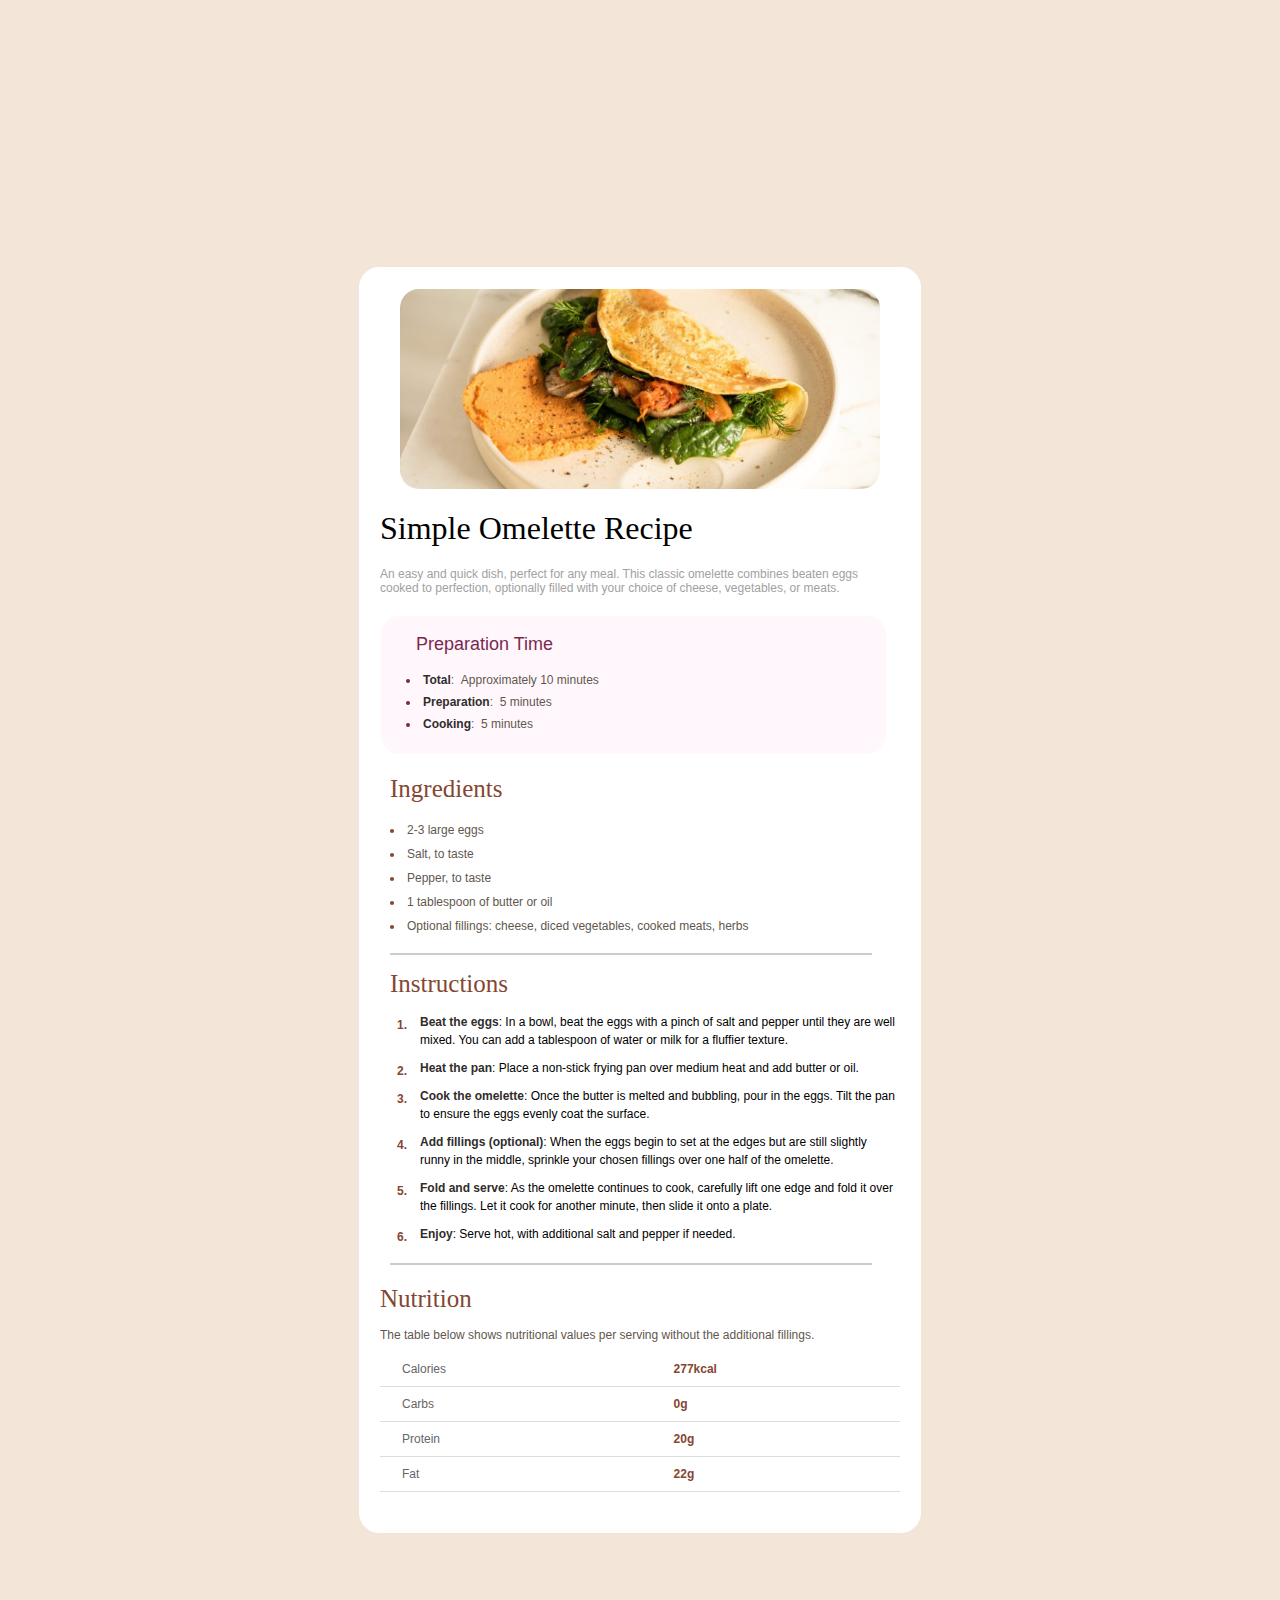
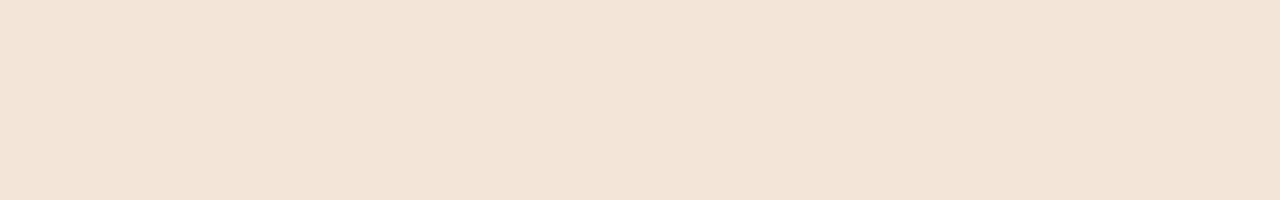
<file: index.html>
<!DOCTYPE html>
<html lang="en">
<head>
    <meta charset="UTF-8">
    <meta name="viewport" content="width=device-width, initial-scale=1.0">
    <title>recipt</title>
    <link rel="stylesheet" href="recipt.css">
</head>
<body>
<div class="container">
    <div class="header"><img src="./images/image-omelette.jpeg" alt=""></div>
    <h1>Simple Omelette Recipe</h1>
    <p>An easy and quick dish, perfect for any meal. This classic omelette combines beaten eggs <br>cooked to perfection, optionally filled with your choice of cheese, vegetables, or meats. </p>
    <div class="preparation">
        <br>
        <h2>&nbsp;&nbsp;<b>Preparation Time</b></h2>
        <br>
        <ul>
            <li><span class='bold-text'>Total</span>: &nbsp;Approximately 10 minutes</li>
            <li><span class='bold-text'>Preparation</span>: &nbsp;5 minutes</li>
            <li><span class='bold-text'>Cooking</span>: &nbsp;5 minutes</li>
        </ul>
    </div>
    <div class="ingredients">
        <p>Ingredients</p>
        <ul>
            <li>2-3 large eggs</li>
            <li>Salt, to taste</li>
            <li>Pepper, to taste</li>
            <li>1 tablespoon of butter or oil</li>
            <li>Optional fillings: cheese, diced vegetables, cooked meats, herbs</li>
        </ul>
    <hr style="width: 480px; border: 1px solid #ccc; margin-top: 10px;">
    </div>
    <div class="instructions">
        <h3>Instructions</h3>
    <ol>
        <li><strong>Beat the eggs</strong>: In a bowl, beat the eggs with a pinch of salt and pepper until they are well mixed. You can add a tablespoon of water or milk for a fluffier texture. </li>
        <li><strong>Heat the pan</strong>: Place a non-stick frying pan over medium heat and add butter or oil. </li>
        <li><strong>Cook the omelette</strong>: Once the butter is melted and bubbling, pour in the eggs. Tilt the pan to ensure the eggs evenly coat the surface. </li>
        <li><strong>Add fillings (optional)</strong>: When the eggs begin to set at the edges but are still slightly runny in the middle, sprinkle your chosen fillings over one half of the omelette.</li>
        <li><strong>Fold and serve</strong>: As the omelette continues to cook, carefully lift one edge and fold it over the fillings. Let it cook for another minute, then slide it onto a plate. </li>
        <li><strong>Enjoy</strong>: Serve hot, with additional salt and pepper if needed. </li>
    </ol>
    <hr style="width: 480px; border: 1px solid #ccc; margin-top: 20px;">
    </div>
    <div class="nutriton">
    <p id="nutrion">Nutrition</p>
    <p id="fillings">The table below shows nutritional values per serving without the additional fillings.</p>
    <table class="nutrition-table">
        <tr>
            <td>Calories</td>
            <td class="detail">277kcal</td>
        </tr>
        <tr>
            <td>Carbs</td>
            <td class="detail">0g</td>
        </tr>
        <tr>
            <td>Protein</td>
            <td class="detail">20g</td>
        </tr>
        <tr>
            <td>Fat</td>
            <td class="detail">22g</td>
        </tr>
    </table>
    </div>

</div>
</body>
</html>
</file>
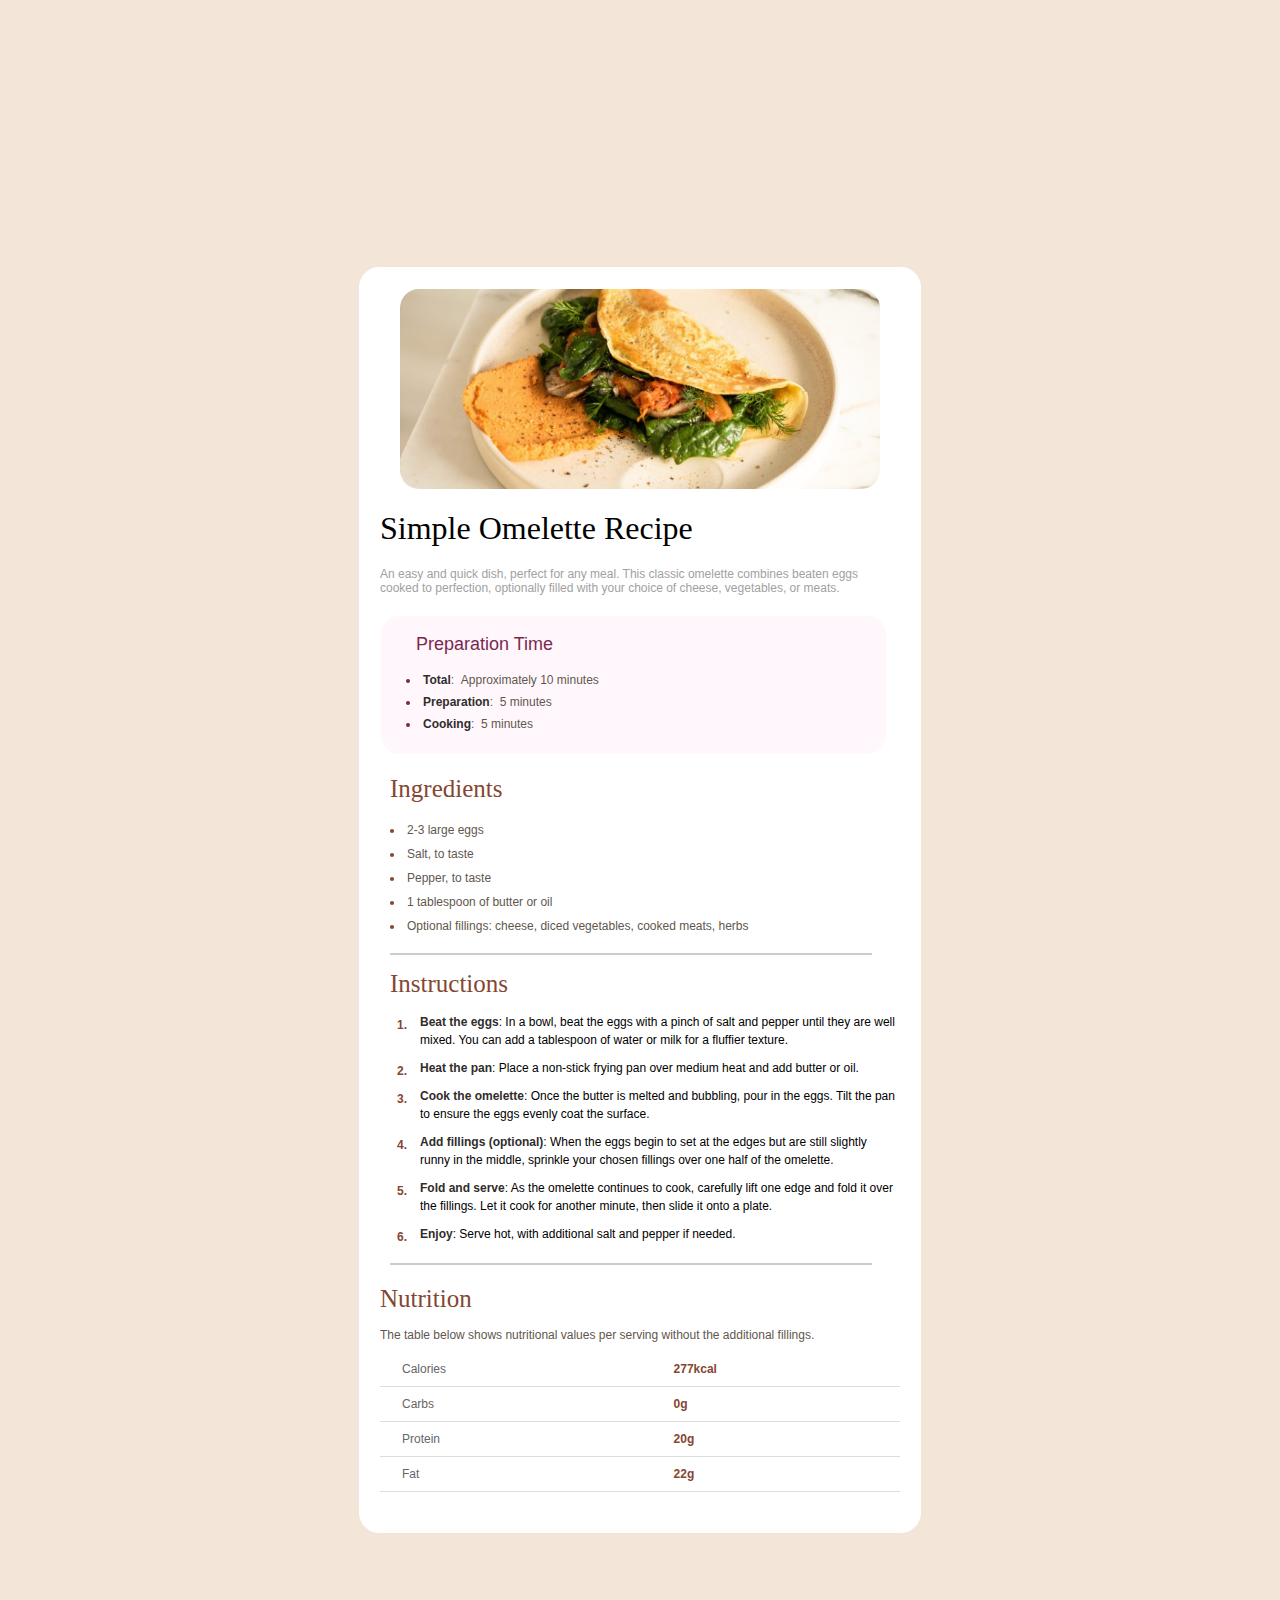
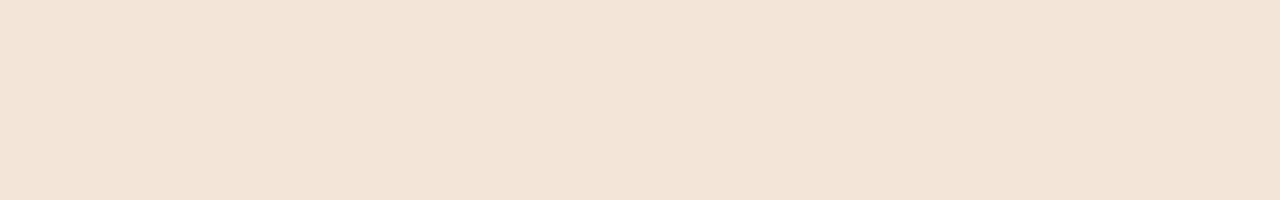
<file: recipt.html>
<!DOCTYPE html>
<html lang="en">
<head>
    <meta charset="UTF-8">
    <meta name="viewport" content="width=device-width, initial-scale=1.0">
    <title>recipt</title>
    <link rel="stylesheet" href="recipt.css">
</head>
<body>
<div class="container">
    <div class="header"><img src="images/image-omelette.jpeg" alt=""></div>
    <h1>Simple Omelette Recipe</h1>
    <p>An easy and quick dish, perfect for any meal. This classic omelette combines beaten eggs <br>cooked to perfection, optionally filled with your choice of cheese, vegetables, or meats. </p>
    <div class="preparation">
        <br>
        <h2>&nbsp;&nbsp;<b>Preparation Time</b></h2>
        <br>
        <ul>
            <li><span class='bold-text'>Total</span>: &nbsp;Approximately 10 minutes</li>
            <li><span class='bold-text'>Preparation</span>: &nbsp;5 minutes</li>
            <li><span class='bold-text'>Cooking</span>: &nbsp;5 minutes</li>
        </ul>
    </div>
    <div class="ingredients">
        <p>Ingredients</p>
        <ul>
            <li>2-3 large eggs</li>
            <li>Salt, to taste</li>
            <li>Pepper, to taste</li>
            <li>1 tablespoon of butter or oil</li>
            <li>Optional fillings: cheese, diced vegetables, cooked meats, herbs</li>
        </ul>
    <hr style="width: 480px; border: 1px solid #ccc; margin-top: 10px;">
    </div>
    <div class="instructions">
        <h3>Instructions</h3>
    <ol>
        <li><strong>Beat the eggs</strong>: In a bowl, beat the eggs with a pinch of salt and pepper until they are well mixed. You can add a tablespoon of water or milk for a fluffier texture. </li>
        <li><strong>Heat the pan</strong>: Place a non-stick frying pan over medium heat and add butter or oil. </li>
        <li><strong>Cook the omelette</strong>: Once the butter is melted and bubbling, pour in the eggs. Tilt the pan to ensure the eggs evenly coat the surface. </li>
        <li><strong>Add fillings (optional)</strong>: When the eggs begin to set at the edges but are still slightly runny in the middle, sprinkle your chosen fillings over one half of the omelette.</li>
        <li><strong>Fold and serve</strong>: As the omelette continues to cook, carefully lift one edge and fold it over the fillings. Let it cook for another minute, then slide it onto a plate. </li>
        <li><strong>Enjoy</strong>: Serve hot, with additional salt and pepper if needed. </li>
    </ol>
    <hr style="width: 480px; border: 1px solid #ccc; margin-top: 20px;">
    </div>
    <div class="nutriton">
    <p id="nutrion">Nutrition</p>
    <p id="fillings">The table below shows nutritional values per serving without the additional fillings.</p>
    <table class="nutrition-table">
        <tr>
            <td>Calories</td>
            <td class="detail">277kcal</td>
        </tr>
        <tr>
            <td>Carbs</td>
            <td class="detail">0g</td>
        </tr>
        <tr>
            <td>Protein</td>
            <td class="detail">20g</td>
        </tr>
        <tr>
            <td>Fat</td>
            <td class="detail">22g</td>
        </tr>
    </table>
    </div>

</div>
</body>
</html>
</file>
<file: recipt.css>
* {
    margin:0;
    padding:0;
}


body {
    background-color: #f3e5d8;
    display: flex;
    flex-direction: column;
    justify-content: center;
    align-items: center;
    height: 200vh;
}

.container {
    width: 100%;
    max-width: 520px;
    height:auto;
    border: 1px solid white;
    border-radius: 20px;
    background-color: white;
    display: flex;
    flex-direction: column;
    justify-content: flex;
    align-items: flex-start;
    padding: 20px;
}

.header {
    width: 100%;
    display: flex;
    justify-content: center;
}

.header img {
    width: 480px;
    height: 200px;
    border: 1px solid white;
    border-radius: 20px;
    object-fit: cover;
    display: block;
}

h1 {
    width: 100%;
    text-align:left;
    font-family: 'young serif', serif;
    font-weight: 400;
    margin-top: 20px;
    margin-bottom: 20px
}

.container p {
    font-family: 'outfit', sans-serif;
    font-size: 12px;
    font-weight: 400;
    color: #a1a1a1;
    width: 100%;
    text-align: left;
    margin-bottom: 20px;
}

.preparation {
    width: 480px;
    height:fit-content;
    background-color: #fff7fc;
    border: 1px solid white;
    border-radius: 20px;
    padding-left: 25px;
    padding-bottom: 15px;
}

h2 {
    font-family: 'outfit', sans-serif;
    font-size: 18px;
    font-weight: 300;
    color: hsl(332, 51%, 32%);
}

.preparation ul {
    list-style: disc;
    list-style-position: inside; 
}

.bold-text {
    font-weight: bold;
    color: hsl(24, 5%, 18%); }
 
.preparation ul li {
    font-family: 'outfit', sans-serif;
    font-weight: 400;
    font-size: 12px;
    color: hsl(30, 10%, 34%);
    margin-bottom: 8px;
}

.preparation ul li::marker {
    color:hsl(332, 51%, 32%);
}

.ingredients {
    padding-bottom: 15px;
    padding-left: 10px;
}

.ingredients p {
    margin-top: 20px;
    font-family: 'young serif', serif;
    color: hsl(14, 45%, 36%);
    font-weight: 500;
    font-size: 25px;
}

.ingredients ul {
    list-style-type: disc;
    list-style-position: inside;
}

.ingredients ul li {
    font-family: 'outfit', sans-serif;
    font-weight: 400;
    font-size: 12px;
    color: hsl(30, 10%, 34%);
    padding-bottom: 10px;
}

.ingredients ul li::marker {
    color: hsl(14, 45%, 36%);
}

.instructions {
    padding-left: 10px;
}

.instructions h3 {    
    font-family: 'young serif', serif;
    color: hsl(14, 45%, 36%);
    font-weight: 500;
    font-size: 25px;
    margin-bottom: 15px;
}

.instructions ol {
    list-style: none;
    padding: 0;
    counter-reset: step;
    margin:0;
}

.instructions li {
    font-family: 'outfit', sans-serif;
    margin-bottom: 10px;
    font-size: 12px;
    padding-left: 30px;
    counter-increment: step;
    position: relative;
    line-height: 1.5;
}

.instructions li::before {
    content: counter(step) ".";
    color:hsl(14, 45%, 36%);
    margin-right: 8px;
    font-weight: bold;
    width: 24px;
    height: 24px;
    border-radius: 50%;
    display: flex;
    align-items: center;
    justify-content: center;
    position: absolute;
    left: 0;
    top: 0;
}

.instructions li strong {
    color:hsl(24, 5%, 18%);
}


#nutrion {    
    font-family: 'young serif', serif;
    color: hsl(14, 45%, 36%);
    font-weight: 500;
    font-size: 25px;
    margin-bottom: 15px;
    margin-top: 20px}

#fillings {
    font-family: 'outfit', sans-serif;
    font-weight: 400;
    font-size: 12px;
    color: hsl(30, 10%, 34%);
    margin-bottom: 10px;
}

.nutrition-table {
    border-collapse: collapse;
    width: 520px;
    font-family: 'outfit', sans-serif;
    font-size:12px;
    margin-bottom:20px;
}

.nutrition-table td {
    padding: 10px;
    border-bottom: 1px solid #ddd;
}

.nutrition-table td:first-child {
    color: #666;
    text-indent:1em;
}

.nutrition-table td:last-child {
    text-align: left;
    font-weight: bold;
    color:hsl(14, 45%, 36%);
}
</file>
